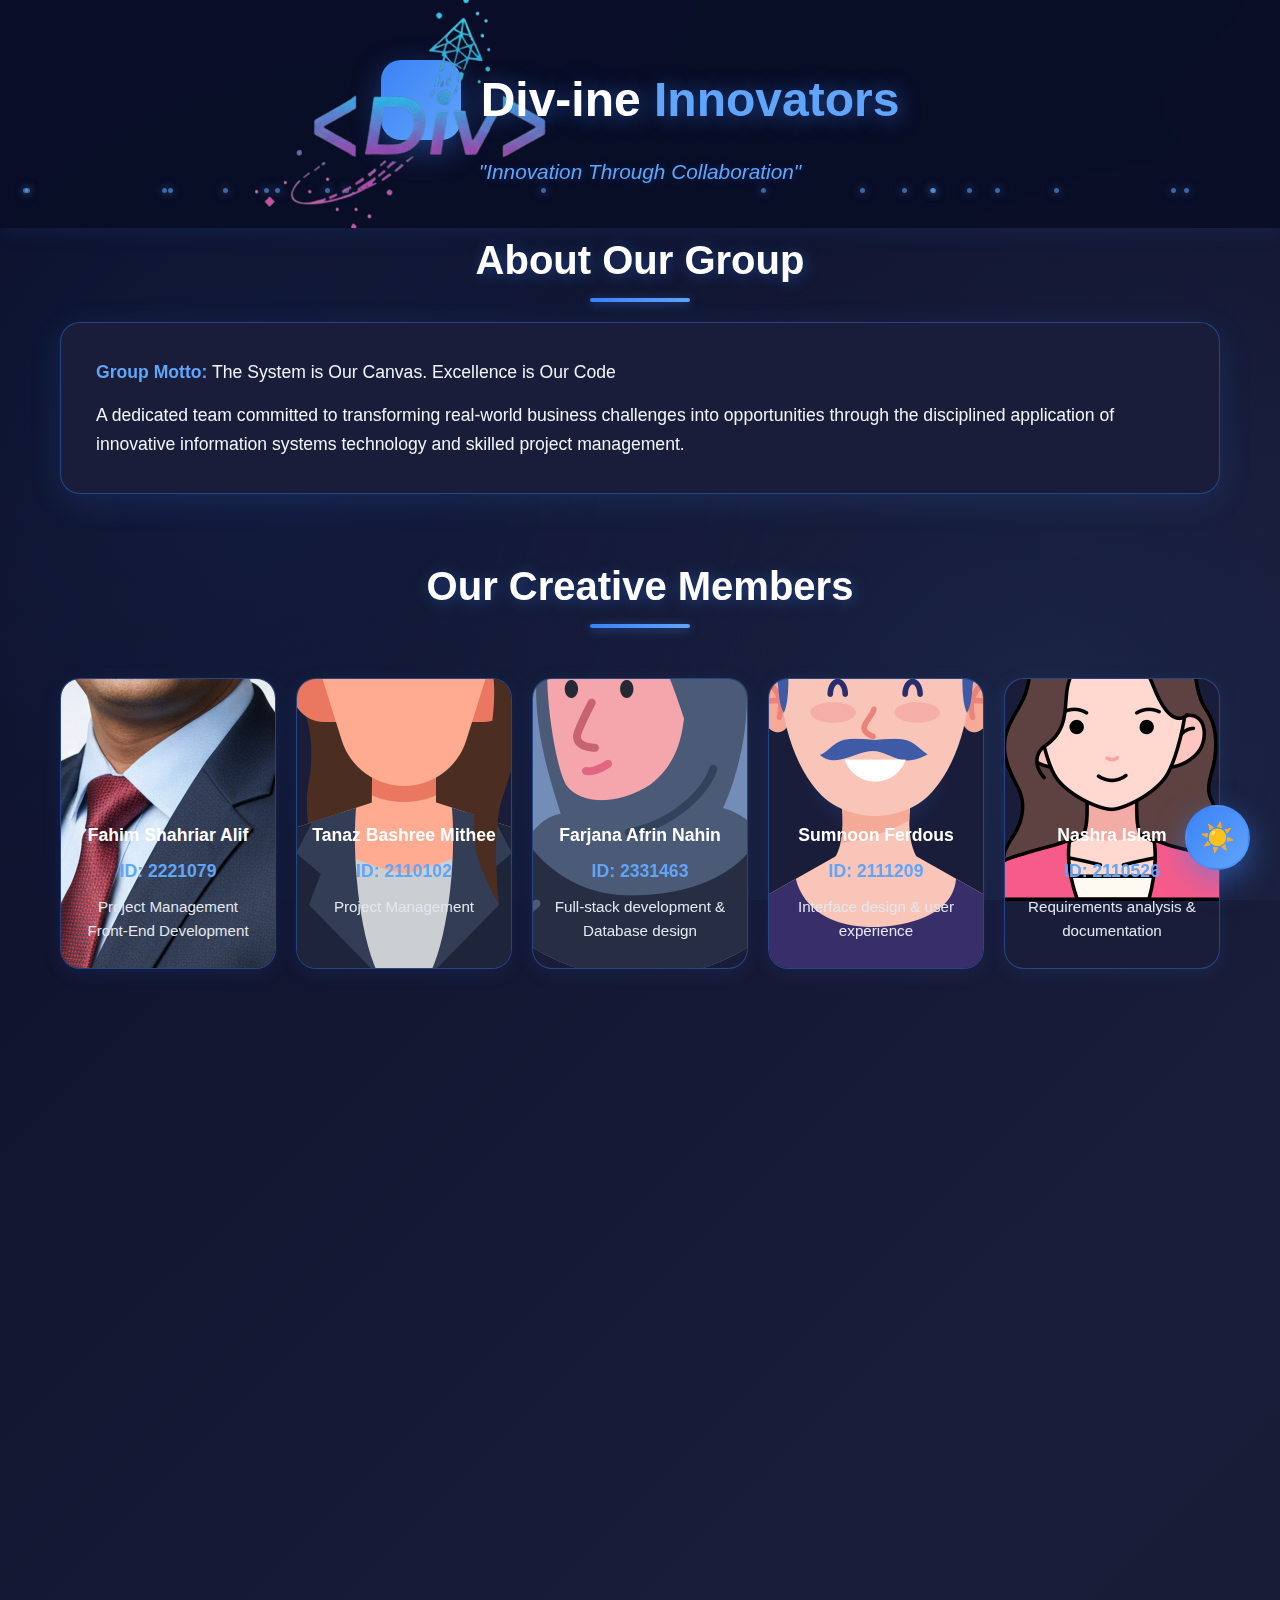
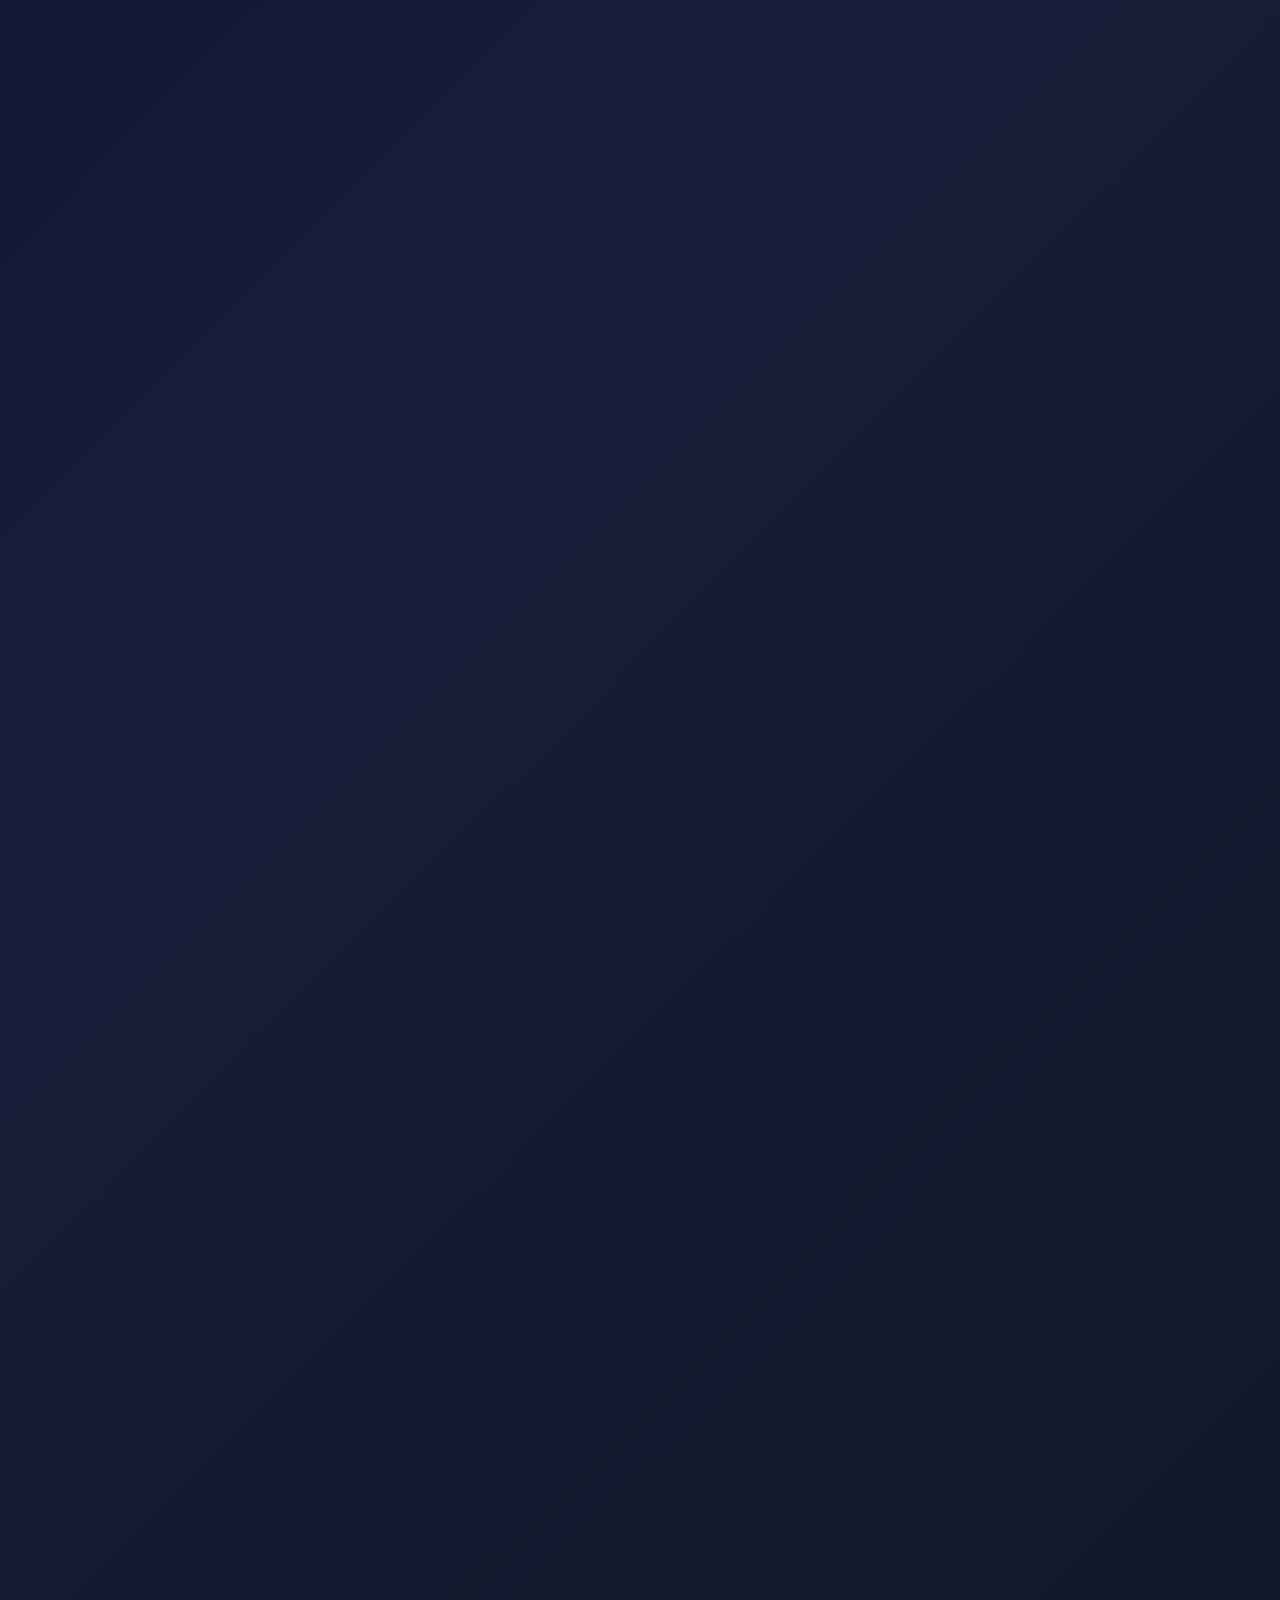
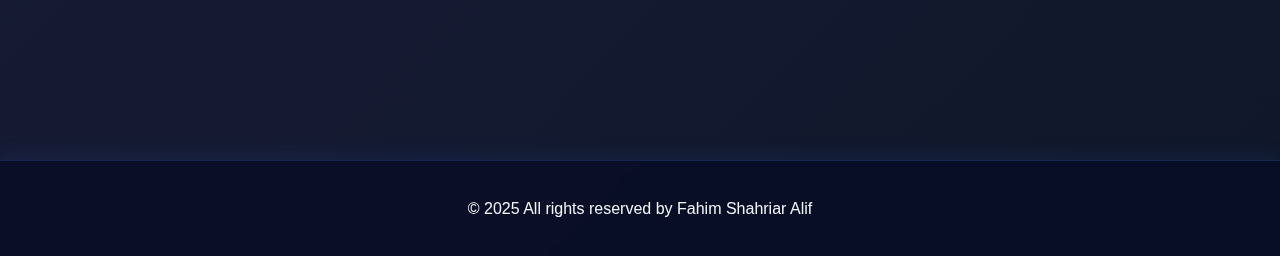
<file: index.html>
<!DOCTYPE html>
<html lang="en">

<head>
  <meta charset="UTF-8">
  <meta name="viewport" content="width=device-width, initial-scale=1.0">
  <title>Div-ine Innovators</title>
  <link rel="icon" type="image/png" href="logo.png">
  <link rel="stylesheet" href="styles.css">
</head>

<body>
  <div class="scroll-progress"></div>

  <button class="theme-toggle" id="theme-toggle">
    <span class="theme-icon">🌙</span>
  </button>

  <header>
    <div class="container">
      <div class="logo-section">
        <div class="logo logo-img">
          <img src="logo.png" alt="Logo">
        </div>
        <h1>Div-ine <span>Innovators</span></h1>
      </div>
      <p class="slogan">"Innovation Through Collaboration"</p>
    </div>
  </header>

  <main class="container">
    <section class="intro-section">
      <h2>About Our Group</h2>
      <div class="intro-content">
        <p><strong>Group Motto:</strong> The System is Our Canvas. Excellence is Our Code
        <p>
        <p>A dedicated team committed to transforming real-world business challenges into opportunities through the
          disciplined application of innovative information systems technology and skilled project management.</p>
      </div>
    </section>

    <section class="members-section">
      <h2>Our Creative Members</h2>
      <div class="members-grid">
        <div class="member-card">
          <div class="member-avatar member-avatar-img">
            <img src="alif-profile.png" alt="Fahim Shahriar Alif">
          </div>
          <h3><a href="https://shahriaralif.netlify.app/" target="_blank" rel="noopener noreferrer">Fahim Shahriar
              Alif</a></h3>
          <p class="role">ID: 2221079</p>
          <p class="description">Project Management <br>Front-End Development</p>
        </div>
        <div class="member-card">
          <div class="member-avatar member-avatar-img">
            <img src="tanaz.png" alt="Tanaz Bashree Mithee">
          </div>
          <h3><a href="tanaz-profile.html" target="_blank" rel="noopener noreferrer">Tanaz Bashree Mithee</a></h3>
          <p class="role">ID: 2110102</p>
          <p class="description">Project Management</p>
        </div>
        <div class="member-card">
          <div class="member-avatar member-avatar-img">
            <img src="farjana.png" alt="Farjana Nahin">
          </div>
          <h3><a href="farjana-profile.html" target="_blank" rel="noopener noreferrer">Farjana Afrin Nahin</a></h3>
          <p class="role">ID: 2331463</p>
          <p class="description">Full-stack development & Database design</p>
        </div>
        <div class="member-card">
          <div class="member-avatar member-avatar-img">
            <img src="sumnoon.png" alt="Sumnoon Ferdous">
          </div>
          <h3><a href="sumnoon-profile.html" target="_blank" rel="noopener noreferrer">Sumnoon Ferdous</a></h3>
          <p class="role">ID: 2111209</p>
          <p class="description">Interface design & user experience</p>
        </div>
        <div class="member-card">
          <div class="member-avatar member-avatar-img">
            <img src="nashra.png" alt="Nashra Islam">
          </div>
          <h3><a href="nashra-profile.html" target="_blank" rel="noopener noreferrer">Nashra Islam</a></h3>
          <p class="role">ID: 2110526</p>
          <p class="description">Requirements analysis & documentation</p>
        </div>
      </div>
    </section>

    <section class="project-section">
      <h2>Our Final Project</h2>
      <div class="project-content">
        <h3 class="project-title">Student Tourism Agency Web Platform</h3>
        <div class="project-details">
          <h4>Project Objective:</h4>
          <p>To develop a dynamic, student-focused e-commerce website specializing in <strong>budget-friendly</strong>
            travel,
            serving as a centralized platform for browsing, booking, and managing domestic and international travel
            packages <strong>exclusively scheduled during academic semester breaks</strong>.</p>

          <h4>Key Features & Components:</h4>
          <ul>
            <li><strong>Package Presentation:</strong> Visually appealing display of various travel packages, clearly
              categorized as
              Domestic and International.</li>
            <li><strong>Budget & Scheduling Focus:</strong> Highlighting packages with clear, <strong>student-friendly
                pricing</strong> and
              confirmed travel dates aligned with <strong>academic break periods</strong>.</li>
            <li><strong>Online Booking:</strong> Functionality allowing clients to initiate a booking directly from the
              website
              (inquiry-based booking flow).</li>
            <li><strong>Direct Email Contact:</strong> A dedicated "Send Message" contact form integrated with
              <strong>EmailJS</strong> for
              immediate client communication and inquiry handling.
            </li>
            <li><strong>Responsive Design:</strong> Ensuring optimal viewing and usability across all devices (mobile,
              tablet,
              desktop).</li>
          </ul>

          <h4>Technical Implementation:</h4>
          <ul>
            <li><strong>Frontend:</strong> HTML5, CSS and JavaScript.
            </li>
            <li><strong>Backend/Communication:</strong> Integration with <strong>EmailJS</strong> (using the JavaScript
              SDK) to route client
              inquiries from the web form directly to the agency's email address.</li>
          </ul>

          <h4>Expected Output:</h4>
          <p>A fully functional, attractive, and user-friendly web application that acts as the primary sales and
            marketing channel, significantly improving client engagement and streamlining the initial inquiry process.
          </p>
        </div>
      </div>
    </section>

    <section class="additional-section">
      <h2>Why Choose Us?</h2>
      <div class="features-grid">
        <div class="feature">
          <div class="feature-icon">🎯</div>
          <h4>Goal-Oriented</h4>
          <p>We focus on delivering measurable results</p>
        </div>
        <div class="feature">
          <div class="feature-icon">💡</div>
          <h4>Innovative</h4>
          <p>We embrace creative solutions to complex problems</p>
        </div>
        <div class="feature">
          <div class="feature-icon">🤝</div>
          <h4>Collaborative</h4>
          <p>We believe in the power of teamwork</p>
        </div>
        <div class="feature">
          <div class="feature-icon">⚡</div>
          <h4>Efficient</h4>
          <p>We deliver quality work on time</p>
        </div>
      </div>
    </section>
  </main>

  <footer>
    <div class="container">
      <p>&copy; 2025 All rights reserved by Fahim Shahriar Alif</p>
    </div>
  </footer>

  <script src="script.js"></script>
</body>

</html>
</file>
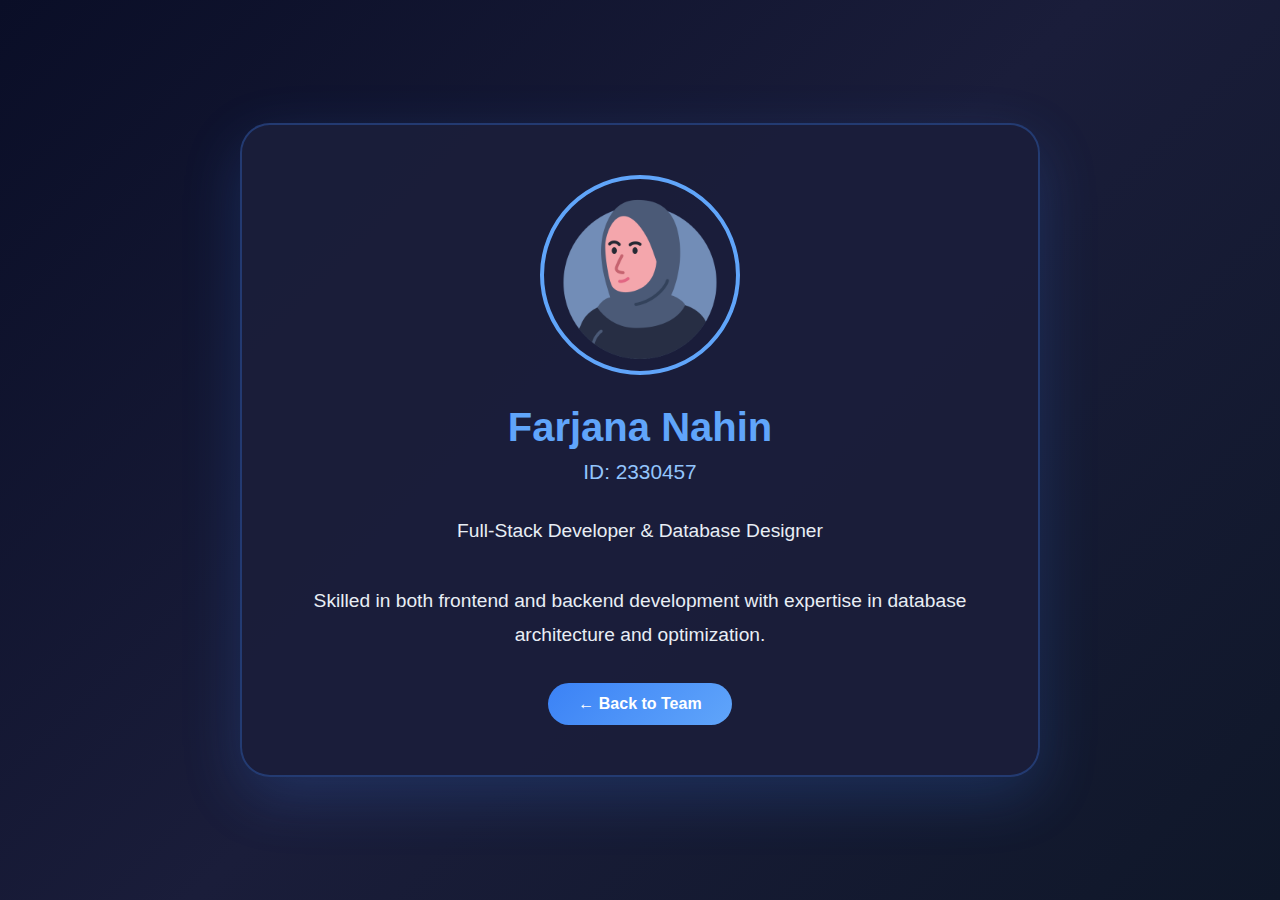
<file: farjana-profile.html>
<!DOCTYPE html>
<html lang="en">

<head>
  <meta charset="UTF-8">
  <meta name="viewport" content="width=device-width, initial-scale=1.0">
  <title>Farjana Nahin - Profile</title>
  <link rel="icon" type="image/png" href="logo.png">
  <style>
    * {
      margin: 0;
      padding: 0;
      box-sizing: border-box;
    }

    body {
      font-family: 'Inter', sans-serif;
      background: linear-gradient(135deg, #0a0e27 0%, #1a1d3a 50%, #0f1729 100%);
      color: #e0e0e0;
      min-height: 100vh;
      display: flex;
      justify-content: center;
      align-items: center;
      padding: 20px;
    }

    .profile-container {
      max-width: 800px;
      background: rgba(26, 29, 58, 0.95);
      padding: 50px;
      border-radius: 30px;
      border: 2px solid rgba(59, 130, 246, 0.3);
      box-shadow: 0 20px 60px rgba(59, 130, 246, 0.2);
      text-align: center;
    }

    .profile-avatar {
      width: 200px;
      height: 200px;
      border-radius: 50%;
      margin: 0 auto 30px;
      border: 4px solid #60a5fa;
      overflow: hidden;
    }

    .profile-avatar img {
      width: 100%;
      height: 100%;
      object-fit: cover;
    }

    h1 {
      font-size: 2.5em;
      color: #60a5fa;
      margin-bottom: 10px;
    }

    .id {
      font-size: 1.3em;
      color: #93c5fd;
      margin-bottom: 30px;
    }

    .description {
      font-size: 1.2em;
      line-height: 1.8;
      color: #e8eef5;
      margin-bottom: 30px;
    }

    .back-btn {
      display: inline-block;
      padding: 12px 30px;
      background: linear-gradient(135deg, #3b82f6, #60a5fa);
      color: white;
      text-decoration: none;
      border-radius: 25px;
      font-weight: 600;
      transition: all 0.3s ease;
    }

    .back-btn:hover {
      transform: translateY(-2px);
      box-shadow: 0 6px 20px rgba(59, 130, 246, 0.6);
    }
  </style>
</head>

<body>
  <div class="profile-container">
    <div class="profile-avatar">
      <img src="female3.png" alt="Farjana Nahin">
    </div>
    <h1>Farjana Nahin</h1>
    <p class="id">ID: 2330457</p>
    <p class="description">
      Full-Stack Developer & Database Designer<br><br>
      Skilled in both frontend and backend development with expertise in database architecture and optimization.
    </p>
    <a href="index.html" class="back-btn">← Back to Team</a>
  </div>
</body>

</html>
</file>
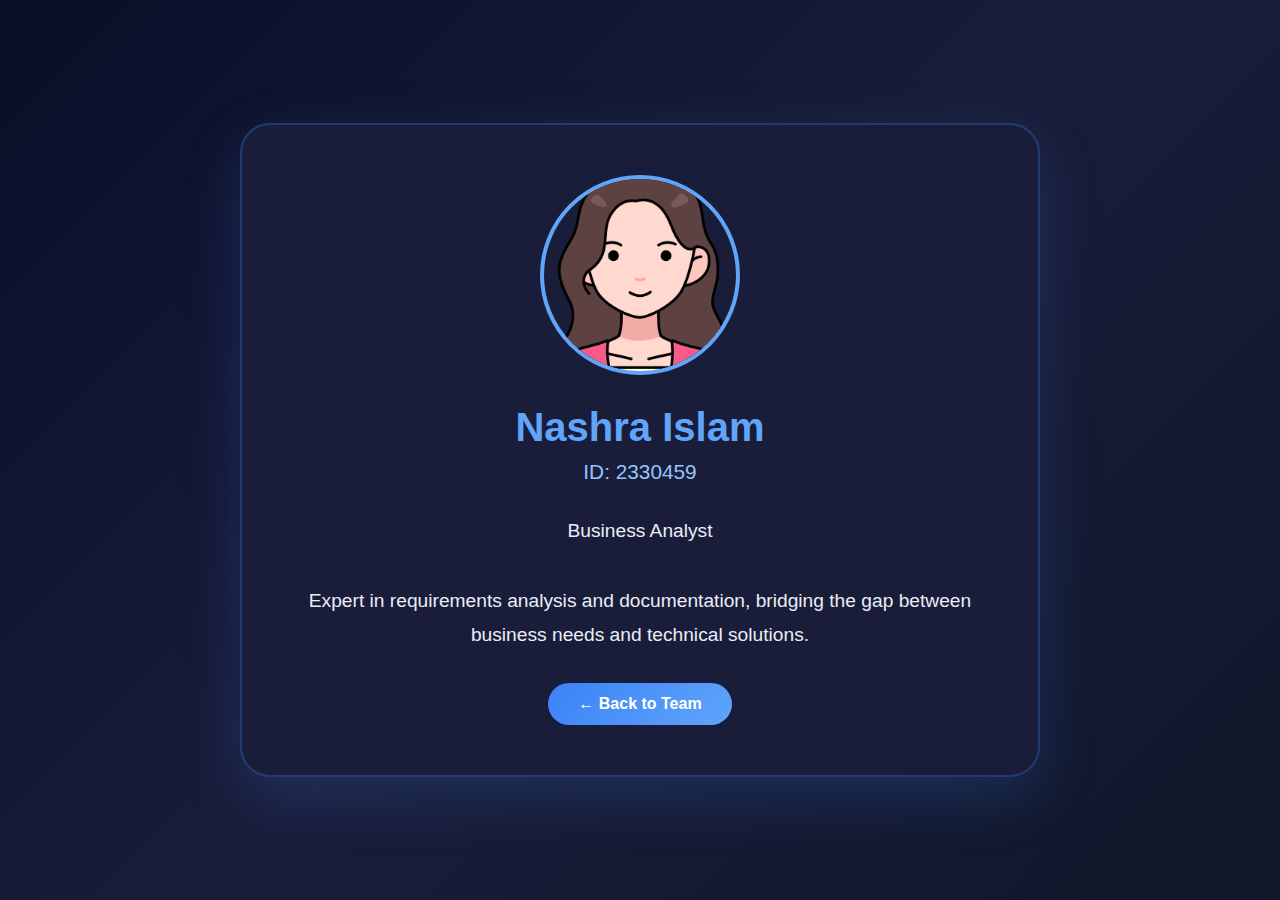
<file: nashra-profile.html>
<!DOCTYPE html>
<html lang="en">

<head>
  <meta charset="UTF-8">
  <meta name="viewport" content="width=device-width, initial-scale=1.0">
  <title>Nashra Islam - Profile</title>
  <link rel="icon" type="image/png" href="logo.png">
  <style>
    * {
      margin: 0;
      padding: 0;
      box-sizing: border-box;
    }

    body {
      font-family: 'Inter', sans-serif;
      background: linear-gradient(135deg, #0a0e27 0%, #1a1d3a 50%, #0f1729 100%);
      color: #e0e0e0;
      min-height: 100vh;
      display: flex;
      justify-content: center;
      align-items: center;
      padding: 20px;
    }

    .profile-container {
      max-width: 800px;
      background: rgba(26, 29, 58, 0.95);
      padding: 50px;
      border-radius: 30px;
      border: 2px solid rgba(59, 130, 246, 0.3);
      box-shadow: 0 20px 60px rgba(59, 130, 246, 0.2);
      text-align: center;
    }

    .profile-avatar {
      width: 200px;
      height: 200px;
      border-radius: 50%;
      margin: 0 auto 30px;
      border: 4px solid #60a5fa;
      overflow: hidden;
    }

    .profile-avatar img {
      width: 100%;
      height: 100%;
      object-fit: cover;
    }

    h1 {
      font-size: 2.5em;
      color: #60a5fa;
      margin-bottom: 10px;
    }

    .id {
      font-size: 1.3em;
      color: #93c5fd;
      margin-bottom: 30px;
    }

    .description {
      font-size: 1.2em;
      line-height: 1.8;
      color: #e8eef5;
      margin-bottom: 30px;
    }

    .back-btn {
      display: inline-block;
      padding: 12px 30px;
      background: linear-gradient(135deg, #3b82f6, #60a5fa);
      color: white;
      text-decoration: none;
      border-radius: 25px;
      font-weight: 600;
      transition: all 0.3s ease;
    }

    .back-btn:hover {
      transform: translateY(-2px);
      box-shadow: 0 6px 20px rgba(59, 130, 246, 0.6);
    }
  </style>
</head>

<body>
  <div class="profile-container">
    <div class="profile-avatar">
      <img src="female2.png" alt="Nashra Islam">
    </div>
    <h1>Nashra Islam</h1>
    <p class="id">ID: 2330459</p>
    <p class="description">
      Business Analyst<br><br>
      Expert in requirements analysis and documentation, bridging the gap between business needs and technical
      solutions.
    </p>
    <a href="index.html" class="back-btn">← Back to Team</a>
  </div>
</body>

</html>
</file>
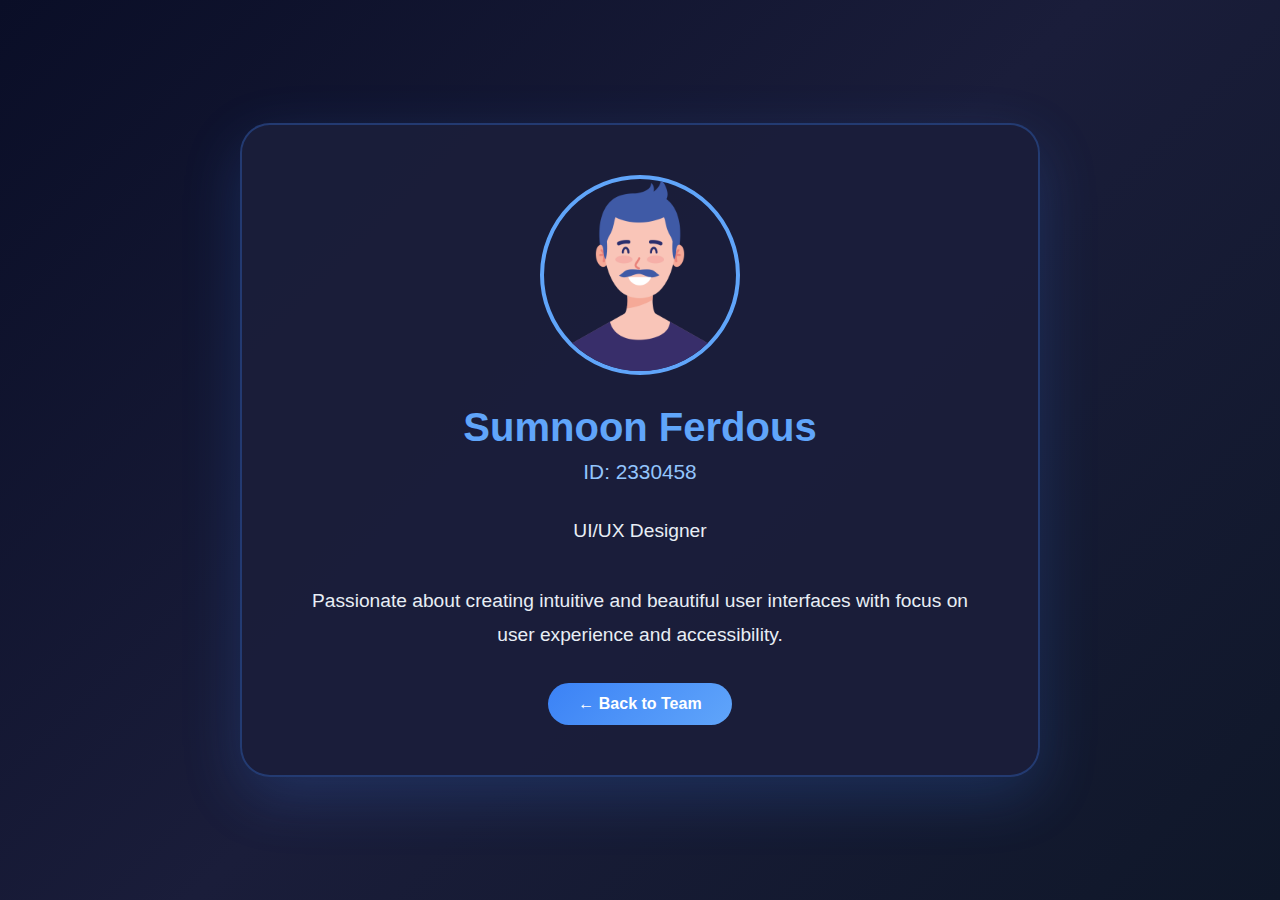
<file: sumnoon-profile.html>
<!DOCTYPE html>
<html lang="en">

<head>
  <meta charset="UTF-8">
  <meta name="viewport" content="width=device-width, initial-scale=1.0">
  <title>Sumnoon Ferdous - Profile</title>
  <link rel="icon" type="image/png" href="logo.png">
  <style>
    * {
      margin: 0;
      padding: 0;
      box-sizing: border-box;
    }

    body {
      font-family: 'Inter', sans-serif;
      background: linear-gradient(135deg, #0a0e27 0%, #1a1d3a 50%, #0f1729 100%);
      color: #e0e0e0;
      min-height: 100vh;
      display: flex;
      justify-content: center;
      align-items: center;
      padding: 20px;
    }

    .profile-container {
      max-width: 800px;
      background: rgba(26, 29, 58, 0.95);
      padding: 50px;
      border-radius: 30px;
      border: 2px solid rgba(59, 130, 246, 0.3);
      box-shadow: 0 20px 60px rgba(59, 130, 246, 0.2);
      text-align: center;
    }

    .profile-avatar {
      width: 200px;
      height: 200px;
      border-radius: 50%;
      margin: 0 auto 30px;
      border: 4px solid #60a5fa;
      overflow: hidden;
    }

    .profile-avatar img {
      width: 100%;
      height: 100%;
      object-fit: cover;
    }

    h1 {
      font-size: 2.5em;
      color: #60a5fa;
      margin-bottom: 10px;
    }

    .id {
      font-size: 1.3em;
      color: #93c5fd;
      margin-bottom: 30px;
    }

    .description {
      font-size: 1.2em;
      line-height: 1.8;
      color: #e8eef5;
      margin-bottom: 30px;
    }

    .back-btn {
      display: inline-block;
      padding: 12px 30px;
      background: linear-gradient(135deg, #3b82f6, #60a5fa);
      color: white;
      text-decoration: none;
      border-radius: 25px;
      font-weight: 600;
      transition: all 0.3s ease;
    }

    .back-btn:hover {
      transform: translateY(-2px);
      box-shadow: 0 6px 20px rgba(59, 130, 246, 0.6);
    }
  </style>
</head>

<body>
  <div class="profile-container">
    <div class="profile-avatar">
      <img src="male.png" alt="Sumnoon Ferdous">
    </div>
    <h1>Sumnoon Ferdous</h1>
    <p class="id">ID: 2330458</p>
    <p class="description">
      UI/UX Designer<br><br>
      Passionate about creating intuitive and beautiful user interfaces with focus on user experience and accessibility.
    </p>
    <a href="index.html" class="back-btn">← Back to Team</a>
  </div>
</body>

</html>
</file>
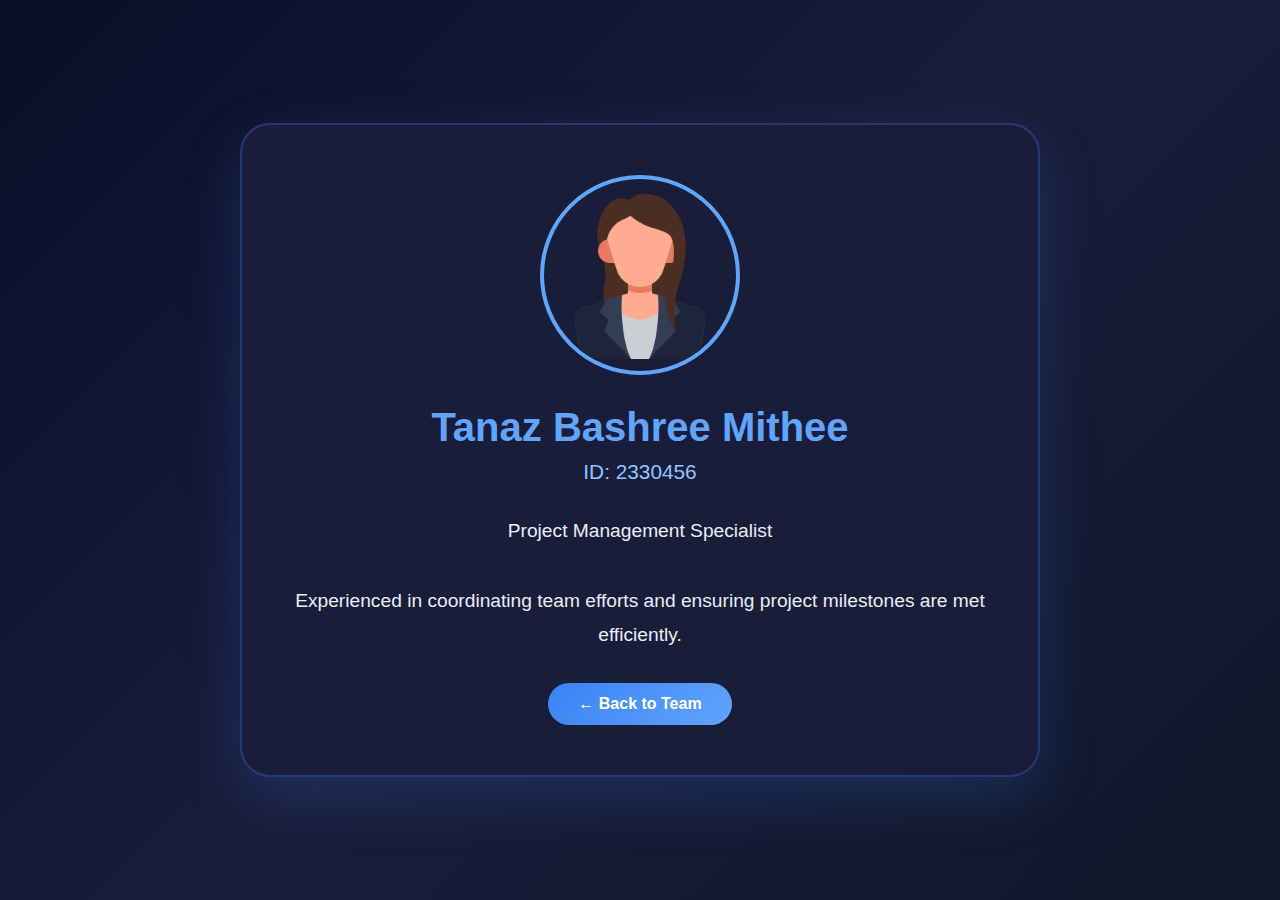
<file: tanaz-profile.html>
<!DOCTYPE html>
<html lang="en">

<head>
  <meta charset="UTF-8">
  <meta name="viewport" content="width=device-width, initial-scale=1.0">
  <title>Tanaz Bashree Mithee - Profile</title>
  <link rel="icon" type="image/png" href="logo.png">
  <style>
    * {
      margin: 0;
      padding: 0;
      box-sizing: border-box;
    }

    body {
      font-family: 'Inter', sans-serif;
      background: linear-gradient(135deg, #0a0e27 0%, #1a1d3a 50%, #0f1729 100%);
      color: #e0e0e0;
      min-height: 100vh;
      display: flex;
      justify-content: center;
      align-items: center;
      padding: 20px;
    }

    .profile-container {
      max-width: 800px;
      background: rgba(26, 29, 58, 0.95);
      padding: 50px;
      border-radius: 30px;
      border: 2px solid rgba(59, 130, 246, 0.3);
      box-shadow: 0 20px 60px rgba(59, 130, 246, 0.2);
      text-align: center;
    }

    .profile-avatar {
      width: 200px;
      height: 200px;
      border-radius: 50%;
      margin: 0 auto 30px;
      border: 4px solid #60a5fa;
      overflow: hidden;
    }

    .profile-avatar img {
      width: 100%;
      height: 100%;
      object-fit: cover;
    }

    h1 {
      font-size: 2.5em;
      color: #60a5fa;
      margin-bottom: 10px;
    }

    .id {
      font-size: 1.3em;
      color: #93c5fd;
      margin-bottom: 30px;
    }

    .description {
      font-size: 1.2em;
      line-height: 1.8;
      color: #e8eef5;
      margin-bottom: 30px;
    }

    .back-btn {
      display: inline-block;
      padding: 12px 30px;
      background: linear-gradient(135deg, #3b82f6, #60a5fa);
      color: white;
      text-decoration: none;
      border-radius: 25px;
      font-weight: 600;
      transition: all 0.3s ease;
    }

    .back-btn:hover {
      transform: translateY(-2px);
      box-shadow: 0 6px 20px rgba(59, 130, 246, 0.6);
    }
  </style>
</head>

<body>
  <div class="profile-container">
    <div class="profile-avatar">
      <img src="female.png" alt="Tanaz Bashree Mithee">
    </div>
    <h1>Tanaz Bashree Mithee</h1>
    <p class="id">ID: 2330456</p>
    <p class="description">
      Project Management Specialist<br><br>
      Experienced in coordinating team efforts and ensuring project milestones are met efficiently.
    </p>
    <a href="index.html" class="back-btn">← Back to Team</a>
  </div>
</body>

</html>
</file>
<file: styles.css>
* {
    margin: 0;
    padding: 0;
    box-sizing: border-box;
}

body {
    font-family: 'Poppins', 'Segoe UI', sans-serif;
    line-height: 1.6;
    color: #1e293b;
    background: linear-gradient(135deg, #f0f9ff 0%, #e0f2fe 50%, #dbeafe 100%);
    min-height: 100vh;
    position: relative;
    overflow-x: hidden;
    transition: all 0.3s ease;
}

body::before {
    content: '';
    position: fixed;
    top: 0;
    left: 0;
    width: 100%;
    height: 100%;
    background: radial-gradient(circle at 20% 50%, rgba(59, 130, 246, 0.08) 0%, transparent 50%),
                radial-gradient(circle at 80% 80%, rgba(96, 165, 250, 0.08) 0%, transparent 50%);
    pointer-events: none;
    z-index: -1;
}

.container {
    max-width: 1200px;
    margin: 0 auto;
    padding: 0 20px;
    position: relative;
    z-index: 1;
}

/* Header Styles */
header {
    padding: 60px 0 40px;
    text-align: center;
    position: fixed;
    top: 0;
    left: 0;
    right: 0;
    width: 100%;
    background: rgba(255, 255, 255, 0.95);
    backdrop-filter: blur(20px);
    box-shadow: 0 4px 20px rgba(59, 130, 246, 0.1);
    z-index: 9999;
    transition: all 0.3s ease;
}

header.scrolled {
    padding: 20px 0;
    box-shadow: 0 4px 30px rgba(59, 130, 246, 0.2);
}

header.scrolled .logo {
    width: 60px;
    height: 60px;
    font-size: 24px;
}

header.scrolled h1 {
    font-size: 2.2em;
}

header.scrolled .slogan {
    font-size: 1.1em;
}

.logo-section {
    display: flex;
    align-items: center;
    justify-content: center;
    gap: 20px;
    margin-bottom: 15px;
}

.logo {
    width: 80px;
    height: 80px;
    background: linear-gradient(135deg, #3b82f6 0%, #60a5fa 100%);
    color: white;
    display: flex;
    align-items: center;
    justify-content: center;
    font-size: 32px;
    font-weight: bold;
    border-radius: 20px;
    cursor: pointer;
    transition: all 0.3s ease;
    box-shadow: 0 10px 30px rgba(59, 130, 246, 0.4);
}

.logo:hover {
    transform: scale(1.1);
    box-shadow: 0 15px 40px rgba(59, 130, 246, 0.6);
}

header h1 {
    color: #1e293b;
    font-size: 3em;
    margin: 0;
    font-weight: 700;
    transition: all 0.3s ease;
}

header h1 span {
    color: #3b82f6;
}

.slogan {
    color: #3b82f6;
    font-size: 1.3em;
    font-style: italic;
    margin-top: 10px;
    opacity: 0;
    transition: all 0.3s ease;
}

/* Main Content */
main {
    margin: 200px auto 50px;
    position: relative;
}

section {
    margin-bottom: 60px;
}

section:last-child {
    margin-bottom: 0;
}

h2 {
    color: #1e293b;
    font-size: 2.5em;
    margin-bottom: 30px;
    text-align: center;
    font-weight: 700;
    position: relative;
    display: inline-block;
    width: 100%;
}

h2::after {
    content: '';
    position: absolute;
    bottom: -10px;
    left: 50%;
    transform: translateX(-50%);
    width: 100px;
    height: 4px;
    background: linear-gradient(90deg, #3b82f6 0%, #60a5fa 100%);
    border-radius: 2px;
    box-shadow: 0 2px 10px rgba(59, 130, 246, 0.5);
}

/* Introduction Section */
.intro-content {
    background: rgba(255, 255, 255, 0.9);
    backdrop-filter: blur(10px);
    padding: 35px;
    border-radius: 20px;
    border: 1px solid rgba(59, 130, 246, 0.2);
    box-shadow: 0 8px 32px 0 rgba(59, 130, 246, 0.15);
    transition: all 0.3s ease;
}

.intro-content:hover {
    transform: translateY(-5px);
    border-color: rgba(59, 130, 246, 0.4);
    box-shadow: 0 12px 40px 0 rgba(59, 130, 246, 0.25);
}

.intro-content p {
    margin-bottom: 15px;
    font-size: 1.1em;
    color: #334155;
}

.intro-content p:last-child {
    margin-bottom: 0;
}

.intro-content strong {
    color: #3b82f6;
}

/* Members Section */
.members-grid {
    display: grid;
    grid-template-columns: repeat(5, minmax(180px, 1fr));
    gap: 20px;
    margin-top: 30px;
    max-width: 100%;
    margin-left: auto;
    margin-right: auto;
}

.member-card {
    background: rgba(255, 255, 255, 0.9);
    backdrop-filter: blur(10px);
    padding: 25px 15px;
    border-radius: 20px;
    text-align: center;
    transition: all 0.4s ease;
    border: 1px solid rgba(59, 130, 246, 0.2);
    position: relative;
    overflow: hidden;
    box-shadow: 0 4px 20px rgba(59, 130, 246, 0.1);
    min-width: 0;
}

.member-card::before {
    content: '';
    position: absolute;
    top: 0;
    left: -100%;
    width: 100%;
    height: 100%;
    background: linear-gradient(90deg, transparent, rgba(59, 130, 246, 0.15), transparent);
    transition: left 0.5s ease;
}

.member-card:hover::before {
    left: 100%;
}

.member-card:hover {
    transform: translateY(-10px) scale(1.02);
    box-shadow: 0 15px 40px rgba(59, 130, 246, 0.3);
    border-color: rgba(59, 130, 246, 0.5);
}

.member-avatar {
    width: 100px;
    height: 100px;
    background: linear-gradient(135deg, #3b82f6 0%, #60a5fa 100%);
    color: white;
    border-radius: 50%;
    display: flex;
    align-items: center;
    justify-content: center;
    font-size: 36px;
    font-weight: bold;
    margin: 0 auto 20px;
    transition: all 0.4s ease;
    box-shadow: 0 10px 30px rgba(59, 130, 246, 0.4);
}

.member-card:hover .member-avatar {
    transform: scale(1.15) rotate(360deg);
    box-shadow: 0 15px 40px rgba(59, 130, 246, 0.6);
}

.member-card h3 {
    margin-bottom: 10px;
    font-size: 1.1em;
    white-space: nowrap;
    overflow: visible;
    line-height: 1.3;
}

.member-card h3 a {
    color: #1e293b;
    text-decoration: none;
    transition: color 0.3s ease;
    font-weight: 600;
}

.member-card h3 a:hover {
    color: #3b82f6;
}

.role {
    color: #3b82f6;
    font-weight: 600;
    margin-bottom: 10px;
    font-size: 1.1em;
}

.description {
    color: #64748b;
    font-size: 0.95em;
}

/* Project Section */
.project-section {
    perspective: 1000px;
}

.project-content {
    background: linear-gradient(135deg, 
        rgba(59, 130, 246, 0.05) 0%, 
        rgba(96, 165, 250, 0.08) 25%,
        rgba(147, 197, 253, 0.05) 50%,
        rgba(96, 165, 250, 0.08) 75%,
        rgba(59, 130, 246, 0.05) 100%);
    background-size: 400% 400%;
    animation: gradientShift 15s ease infinite;
    backdrop-filter: blur(30px);
    padding: 60px;
    border-radius: 40px;
    color: #1e293b;
    transition: all 0.6s cubic-bezier(0.4, 0, 0.2, 1);
    border: 3px solid transparent;
    background-clip: padding-box;
    box-shadow: 
        0 0 0 1px rgba(59, 130, 246, 0.1),
        0 20px 60px rgba(59, 130, 246, 0.12),
        inset 0 1px 0 rgba(255, 255, 255, 0.8);
    position: relative;
    overflow: hidden;
    transform-style: preserve-3d;
}

@keyframes gradientShift {
    0%, 100% { background-position: 0% 50%; }
    50% { background-position: 100% 50%; }
}

.project-content::before {
    content: '';
    position: absolute;
    top: -2px;
    left: -2px;
    right: -2px;
    bottom: -2px;
    background: linear-gradient(45deg, 
        #3b82f6, #60a5fa, #93c5fd, #60a5fa, #3b82f6);
    background-size: 300% 300%;
    border-radius: 40px;
    z-index: -1;
    animation: borderGlow 4s linear infinite;
    opacity: 0;
    transition: opacity 0.6s ease;
}

.project-content:hover::before {
    opacity: 1;
}

@keyframes borderGlow {
    0%, 100% { background-position: 0% 50%; }
    50% { background-position: 100% 50%; }
}

.project-content::after {
    content: '✈️';
    position: absolute;
    font-size: 120px;
    opacity: 0.03;
    right: 40px;
    top: 50%;
    transform: translateY(-50%) rotate(-15deg);
    pointer-events: none;
    transition: all 0.6s ease;
}

.project-content:hover {
    transform: translateY(-8px) rotateX(2deg);
    box-shadow: 
        0 0 0 1px rgba(59, 130, 246, 0.2),
        0 30px 90px rgba(59, 130, 246, 0.25),
        inset 0 1px 0 rgba(255, 255, 255, 1);
}

.project-content:hover::after {
    opacity: 0.08;
    transform: translateY(-50%) rotate(-10deg) scale(1.1);
}

.project-title {
    font-size: 2.4em;
    margin-bottom: 40px;
    text-align: center;
    font-weight: 800;
    background: linear-gradient(135deg, #1e40af 0%, #3b82f6 30%, #60a5fa 60%, #3b82f6 100%);
    background-size: 200% auto;
    -webkit-background-clip: text;
    -webkit-text-fill-color: transparent;
    background-clip: text;
    line-height: 1.3;
    animation: titleShine 3s linear infinite;
    position: relative;
    padding-bottom: 20px;
}

@keyframes titleShine {
    0% { background-position: 0% center; }
    100% { background-position: 200% center; }
}

.project-title::after {
    content: '';
    position: absolute;
    bottom: 0;
    left: 50%;
    transform: translateX(-50%);
    width: 120px;
    height: 4px;
    background: linear-gradient(90deg, transparent, #3b82f6, transparent);
    border-radius: 2px;
}

.project-details h4 {
    font-size: 1.6em;
    margin: 35px 0 20px;
    color: #1e40af;
    font-weight: 700;
    display: inline-flex;
    align-items: center;
    gap: 12px;
    padding: 12px 24px;
    background: linear-gradient(135deg, rgba(59, 130, 246, 0.1), rgba(96, 165, 250, 0.15));
    border-radius: 12px;
    border-left: 4px solid #3b82f6;
    transition: all 0.3s ease;
}

.project-details h4:hover {
    background: linear-gradient(135deg, rgba(59, 130, 246, 0.15), rgba(96, 165, 250, 0.2));
    transform: translateX(5px);
}

.project-details h4::before {
    content: '🎯';
    font-size: 1.1em;
    animation: bounce 2s ease-in-out infinite;
}

@keyframes bounce {
    0%, 100% { transform: translateY(0); }
    50% { transform: translateY(-5px); }
}

.project-details ul {
    margin-left: 0;
    margin-bottom: 30px;
    list-style: none;
    display: grid;
    gap: 12px;
}

.project-details li {
    margin-bottom: 0;
    line-height: 1.8;
    position: relative;
    padding: 16px 20px 16px 55px;
    background: rgba(255, 255, 255, 0.6);
    border-radius: 12px;
    border: 1px solid rgba(59, 130, 246, 0.1);
    transition: all 0.3s ease;
}

.project-details li:hover {
    background: rgba(255, 255, 255, 0.9);
    border-color: rgba(59, 130, 246, 0.3);
    transform: translateX(8px);
    box-shadow: 0 4px 20px rgba(59, 130, 246, 0.15);
}

.project-details li::before {
    content: '✓';
    position: absolute;
    left: 18px;
    top: 50%;
    transform: translateY(-50%);
    color: #fff;
    background: linear-gradient(135deg, #3b82f6, #60a5fa);
    width: 28px;
    height: 28px;
    border-radius: 50%;
    display: flex;
    align-items: center;
    justify-content: center;
    font-weight: bold;
    font-size: 1em;
    box-shadow: 0 2px 8px rgba(59, 130, 246, 0.4);
}

.project-details p {
    text-align: left;
    color: #334155;
    font-size: 1.1em;
    line-height: 1.9;
    padding: 16px 20px;
    background: rgba(255, 255, 255, 0.5);
    border-radius: 12px;
    border-left: 3px solid #60a5fa;
}

.project-details li {
    color: #334155;
    font-size: 1.05em;
}

.project-content strong,
.project-details strong {
    font-weight: 700;
    color: #1e40af;
    background: linear-gradient(135deg, rgba(59, 130, 246, 0.15), rgba(96, 165, 250, 0.2));
    padding: 3px 8px;
    border-radius: 6px;
    border-bottom: 2px solid rgba(59, 130, 246, 0.3);
    transition: all 0.2s ease;
    display: inline-block;
}

.project-content strong:hover,
.project-details strong:hover {
    background: linear-gradient(135deg, rgba(59, 130, 246, 0.25), rgba(96, 165, 250, 0.3));
    transform: translateY(-1px);
}

/* Additional Section */
.features-grid {
    display: grid;
    grid-template-columns: repeat(auto-fit, minmax(220px, 1fr));
    gap: 30px;
    margin-top: 30px;
}

.feature {
    text-align: center;
    padding: 35px 25px;
    background: rgba(255, 255, 255, 0.9);
    backdrop-filter: blur(10px);
    border-radius: 20px;
    transition: all 0.4s ease;
    border: 1px solid rgba(59, 130, 246, 0.2);
    box-shadow: 0 4px 20px rgba(59, 130, 246, 0.1);
}

.feature:hover {
    transform: translateY(-10px);
    box-shadow: 0 15px 40px rgba(59, 130, 246, 0.3);
    background: rgba(255, 255, 255, 1);
    border-color: rgba(59, 130, 246, 0.5);
}

.feature-icon {
    font-size: 3.5em;
    margin-bottom: 15px;
    filter: drop-shadow(0 5px 15px rgba(59, 130, 246, 0.2));
}

.feature h4 {
    color: #3b82f6;
    margin-bottom: 10px;
    font-size: 1.3em;
    font-weight: 600;
}

.feature p {
    color: #64748b;
    font-size: 0.95em;
}

/* Footer */
footer {
    background: rgba(255, 255, 255, 0.8);
    backdrop-filter: blur(10px);
    padding: 30px 0;
    text-align: center;
    color: #64748b;
    margin-top: 50px;
    border-top: 1px solid rgba(59, 130, 246, 0.2);
    box-shadow: 0 -4px 20px rgba(59, 130, 246, 0.1);
}

footer p {
    margin: 5px 0;
}

/* Scroll progress bar */
.scroll-progress {
    position: fixed;
    top: 0;
    left: 0;
    height: 5px;
    background: linear-gradient(90deg, #3b82f6 0%, #60a5fa 100%);
    z-index: 10000;
    transition: width 0.3s ease;
    box-shadow: 0 2px 10px rgba(59, 130, 246, 0.5);
}

/* Theme toggle button */
.theme-toggle {
    position: fixed;
    bottom: 30px;
    right: 30px;
    width: 65px;
    height: 65px;
    border-radius: 50%;
    background: linear-gradient(135deg, #3b82f6 0%, #60a5fa 100%);
    border: 2px solid rgba(59, 130, 246, 0.3);
    color: white;
    font-size: 28px;
    cursor: pointer;
    box-shadow: 0 10px 30px rgba(59, 130, 246, 0.5);
    transition: all 0.3s ease;
    z-index: 1000;
    backdrop-filter: blur(10px);
}

.theme-toggle:hover {
    transform: scale(1.15) rotate(15deg);
    box-shadow: 0 15px 40px rgba(59, 130, 246, 0.7);
}

/* Dark theme */
body.dark-theme {
    background: linear-gradient(135deg, #0a0e27 0%, #1a1d3a 50%, #0f1729 100%);
    color: #e0e0e0;
}

body.dark-theme header {
    background: rgba(10, 14, 39, 0.95);
    backdrop-filter: blur(20px);
}

body.dark-theme header h1 {
    color: #fff;
    text-shadow: 2px 2px 20px rgba(59, 130, 246, 0.5);
}

body.dark-theme header h1 span {
    color: #60a5fa;
}

body.dark-theme .slogan {
    color: #60a5fa;
    text-shadow: 1px 1px 10px rgba(59, 130, 246, 0.3);
}

body.dark-theme h2 {
    color: #fff;
    text-shadow: 2px 2px 15px rgba(59, 130, 246, 0.4);
}

body.dark-theme .intro-content {
    background: rgba(26, 29, 58, 0.95);
    border-color: rgba(59, 130, 246, 0.4);
}

body.dark-theme .intro-content:hover {
    background: rgba(26, 29, 58, 0.98);
    border-color: rgba(59, 130, 246, 0.6);
}

body.dark-theme .intro-content p {
    color: #f1f5f9;
}

body.dark-theme .intro-content strong {
    color: #60a5fa;
}

body.dark-theme .member-card {
    background: rgba(26, 29, 58, 0.95);
    border-color: rgba(59, 130, 246, 0.4);
}

body.dark-theme .member-card:hover {
    background: rgba(26, 29, 58, 0.98);
    border-color: rgba(59, 130, 246, 0.6);
}

body.dark-theme .member-card h3 a {
    color: #fff;
}

body.dark-theme .member-card h3 a:hover {
    color: #60a5fa;
}

body.dark-theme .role {
    color: #60a5fa;
}

body.dark-theme .description {
    color: #e2e8f0;
}

body.dark-theme .project-content {
    background: linear-gradient(135deg, 
        rgba(15, 23, 42, 0.95) 0%, 
        rgba(30, 41, 59, 0.95) 25%,
        rgba(51, 65, 85, 0.95) 50%,
        rgba(30, 41, 59, 0.95) 75%,
        rgba(15, 23, 42, 0.95) 100%);
    box-shadow: 
        0 0 0 1px rgba(59, 130, 246, 0.4),
        0 20px 60px rgba(0, 0, 0, 0.5),
        inset 0 1px 0 rgba(255, 255, 255, 0.1);
}

body.dark-theme .project-content:hover {
    box-shadow: 
        0 0 0 1px rgba(59, 130, 246, 0.5),
        0 30px 90px rgba(0, 0, 0, 0.7),
        inset 0 1px 0 rgba(255, 255, 255, 0.15);
}

body.dark-theme .project-content::after {
    opacity: 0.05;
}

body.dark-theme .project-content:hover::after {
    opacity: 0.12;
}

body.dark-theme .project-title {
    background: linear-gradient(135deg, #60a5fa 0%, #93c5fd 30%, #dbeafe 60%, #93c5fd 100%);
    background-size: 200% auto;
    -webkit-background-clip: text;
    -webkit-text-fill-color: transparent;
    background-clip: text;
}

body.dark-theme .project-details h4 {
    color: #60a5fa;
    background: linear-gradient(135deg, rgba(59, 130, 246, 0.2), rgba(96, 165, 250, 0.25));
    border-left-color: #60a5fa;
}

body.dark-theme .project-details h4:hover {
    background: linear-gradient(135deg, rgba(59, 130, 246, 0.4), rgba(96, 165, 250, 0.45));
}

body.dark-theme .project-details li {
    background: rgba(30, 41, 59, 0.9);
    border-color: rgba(59, 130, 246, 0.4);
    color: #f1f5f9;
}

body.dark-theme .project-details li:hover {
    background: rgba(30, 41, 59, 0.95);
    border-color: rgba(59, 130, 246, 0.6);
}

body.dark-theme .project-details p {
    background: rgba(30, 41, 59, 0.9);
    border-left-color: #60a5fa;
    color: #f1f5f9;
}

body.dark-theme .project-content strong,
body.dark-theme .project-details strong {
    color: #93c5fd;
    background: linear-gradient(135deg, rgba(59, 130, 246, 0.25), rgba(96, 165, 250, 0.3));
    border-bottom-color: rgba(96, 165, 250, 0.5);
}

body.dark-theme .project-content strong:hover,
body.dark-theme .project-details strong:hover {
    background: linear-gradient(135deg, rgba(59, 130, 246, 0.35), rgba(96, 165, 250, 0.4));
}

body.dark-theme .feature {
    background: rgba(26, 29, 58, 0.95);
    border-color: rgba(59, 130, 246, 0.4);
}

body.dark-theme .feature:hover {
    background: rgba(26, 29, 58, 0.98);
}

body.dark-theme .feature h4 {
    color: #60a5fa;
}

body.dark-theme .feature p {
    color: #f1f5f9;
}

body.dark-theme footer {
    background: rgba(10, 14, 39, 0.95);
    color: #f1f5f9;
}

/* Animations */
@keyframes float {
    0%, 100% {
        transform: translateY(0);
    }
    50% {
        transform: translateY(-15px);
    }
}

@keyframes fadeIn {
    from {
        opacity: 0;
        transform: translateY(30px);
    }
    to {
        opacity: 1;
        transform: translateY(0);
    }
}

.fade-out {
    opacity: 0;
    transform: translateY(30px);
    transition: opacity 0.8s ease, transform 0.8s ease;
}

.fade-in {
    opacity: 1;
    transform: translateY(0);
}

/* Ripple effect */
.ripple {
    position: absolute;
    border-radius: 50%;
    background: rgba(59, 130, 246, 0.6);
    transform: scale(0);
    animation: ripple-animation 0.6s ease-out;
    pointer-events: none;
}

@keyframes ripple-animation {
    to {
        transform: scale(4);
        opacity: 0;
    }
}

/* Particles */
.particle {
    position: absolute;
    width: 5px;
    height: 5px;
    background: rgba(96, 165, 250, 0.6);
    border-radius: 50%;
    animation: particle-float 6s infinite;
    box-shadow: 0 0 10px rgba(96, 165, 250, 0.5);
}

@keyframes particle-float {
    0% {
        transform: translateY(0) translateX(0);
        opacity: 0;
    }
    10% {
        opacity: 1;
    }
    90% {
        opacity: 1;
    }
    100% {
        transform: translateY(-120px) translateX(30px);
        opacity: 0;
    }
}

.member-card {
    position: relative;
    overflow: hidden;
}

header {
    position: relative;
    overflow: hidden;
}

/* Responsive Design */
@media (max-width: 768px) {
    header {
        padding: 40px 0 30px;
    }

    header.scrolled {
        padding: 15px 0;
    }

    header h1 {
        font-size: 2em;
    }

    header.scrolled h1 {
        font-size: 1.6em;
    }
    
    .logo {
        width: 60px;
        height: 60px;
        font-size: 24px;
    }

    header.scrolled .logo {
        width: 50px;
        height: 50px;
        font-size: 20px;
    }
    
    .slogan {
        font-size: 1em;
    }

    header.scrolled .slogan {
        font-size: 0.9em;
    }
    
    main {
        margin: 180px auto 30px;
    }
    
    h2 {
        font-size: 1.8em;
    }
    
    .members-grid {
        grid-template-columns: 1fr;
        gap: 20px;
    }
    
    .features-grid {
        grid-template-columns: 1fr;
    }
    
    .intro-content,
    .project-content {
        padding: 25px;
    }
}
</file>
